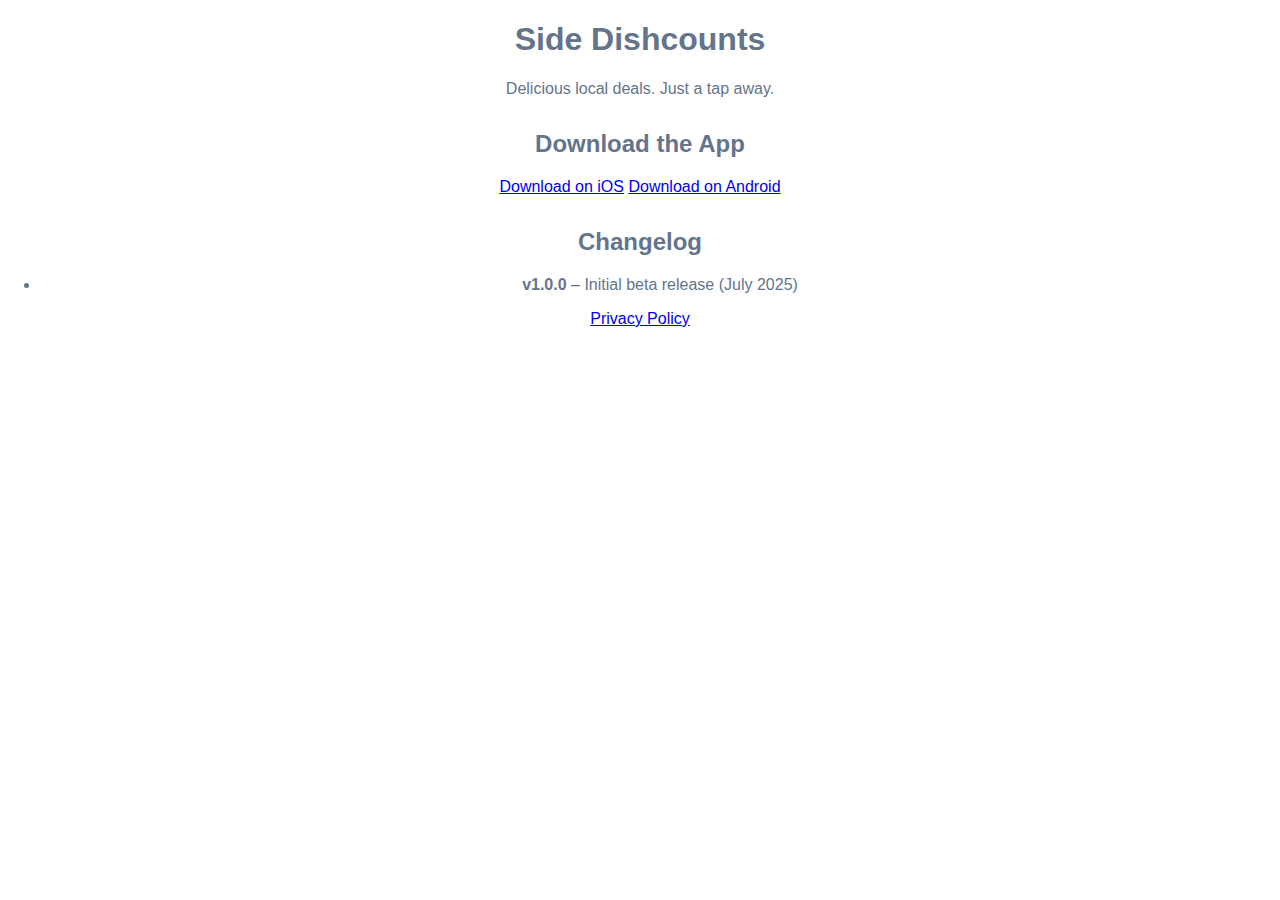
<file: index.html>
<!DOCTYPE html>
<html lang="en">
<head>
  <meta charset="UTF-8" />
  <meta name="viewport" content="width=device-width, initial-scale=1.0"/>
  <title>Side Dishcounts</title>
  <link rel="stylesheet" href="assets/style.css" />
</head>
<body>
  <header>
    <h1>Side Dishcounts</h1>
    <p>Delicious local deals. Just a tap away.</p>
  </header>

  <main>
    <section class="downloads">
      <h2>Download the App</h2>
      <a href="https://apps.apple.com/us/app/side-dishcounts/idYOUR_APP_ID" class="button">Download on iOS</a>
      <a href="https://play.google.com/store/apps/details?id=your.package.name" class="button">Download on Android</a>
    </section>

    <section class="changelog">
      <h2>Changelog</h2>
      <ul>
        <li><strong>v1.0.0</strong> – Initial beta release (July 2025)</li>
      </ul>
    </section>

    <footer>
      <a href="privacy.html">Privacy Policy</a>
    </footer>
  </main>
</body>
</html>
</file>
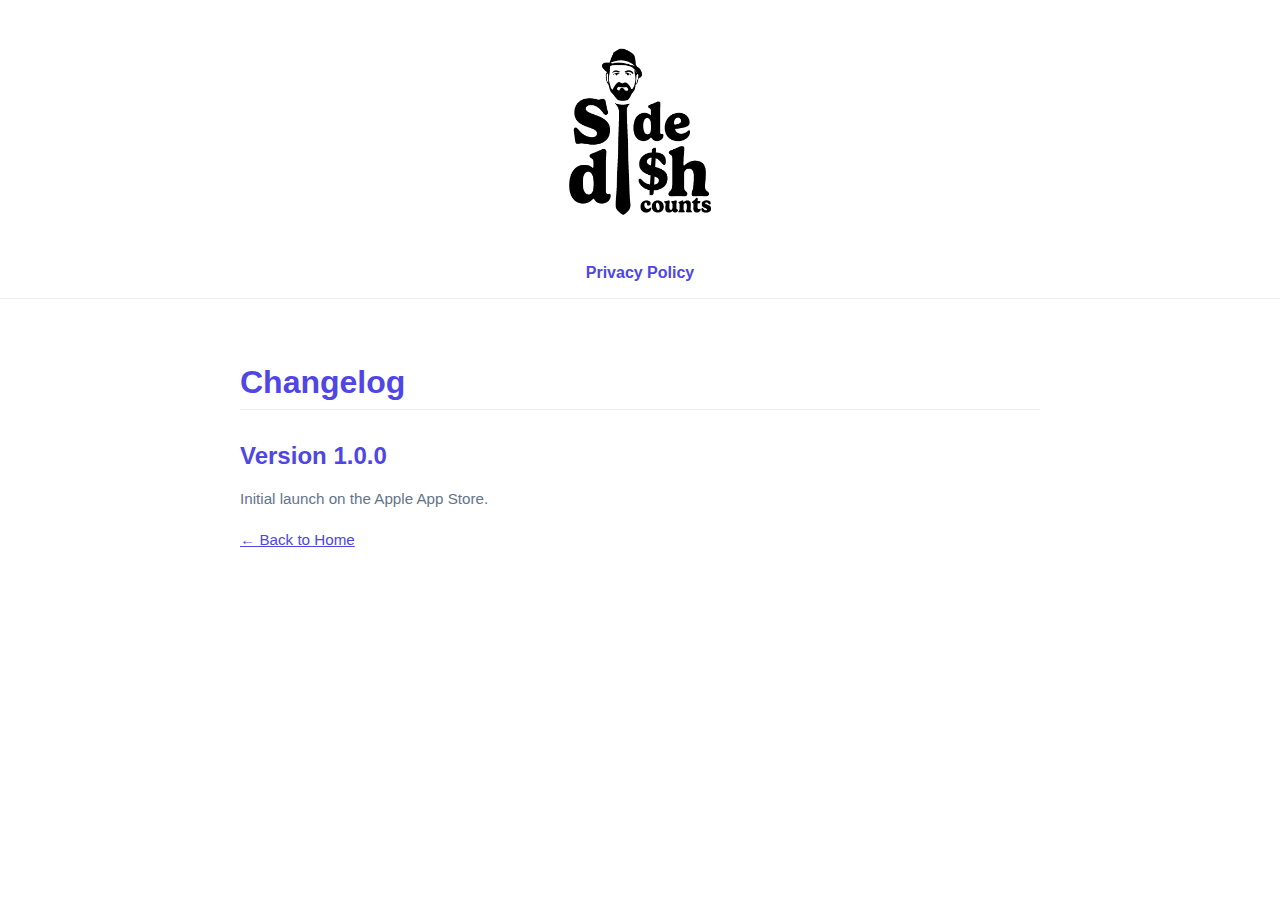
<file: changelog.html>
<!DOCTYPE html>
<html lang="en">
<head>
  <meta charset="UTF-8" />
  <meta name="viewport" content="width=device-width, initial-scale=1.0"/>
  <title>Side Dishcounts</title>
  <link rel="stylesheet" href="assets/style.css" />
</head>
<body>
  <header>
        <img src="assets/dishcountsLogo.png" alt="Side Dishcounts Logo" class="logo"/>
    <nav>
<a href="privacy.html">Privacy Policy</a>
    </nav>
  </header>

  <main class="privacy">
  <h1>Changelog</h1>

  <section>
    <h2>Version 1.0.0</h2>
    <p>Initial launch on the Apple App Store.</p>
  </section>

  <p><a href="index.html">← Back to Home</a></p>
</main>
</body>
</html>
</file>
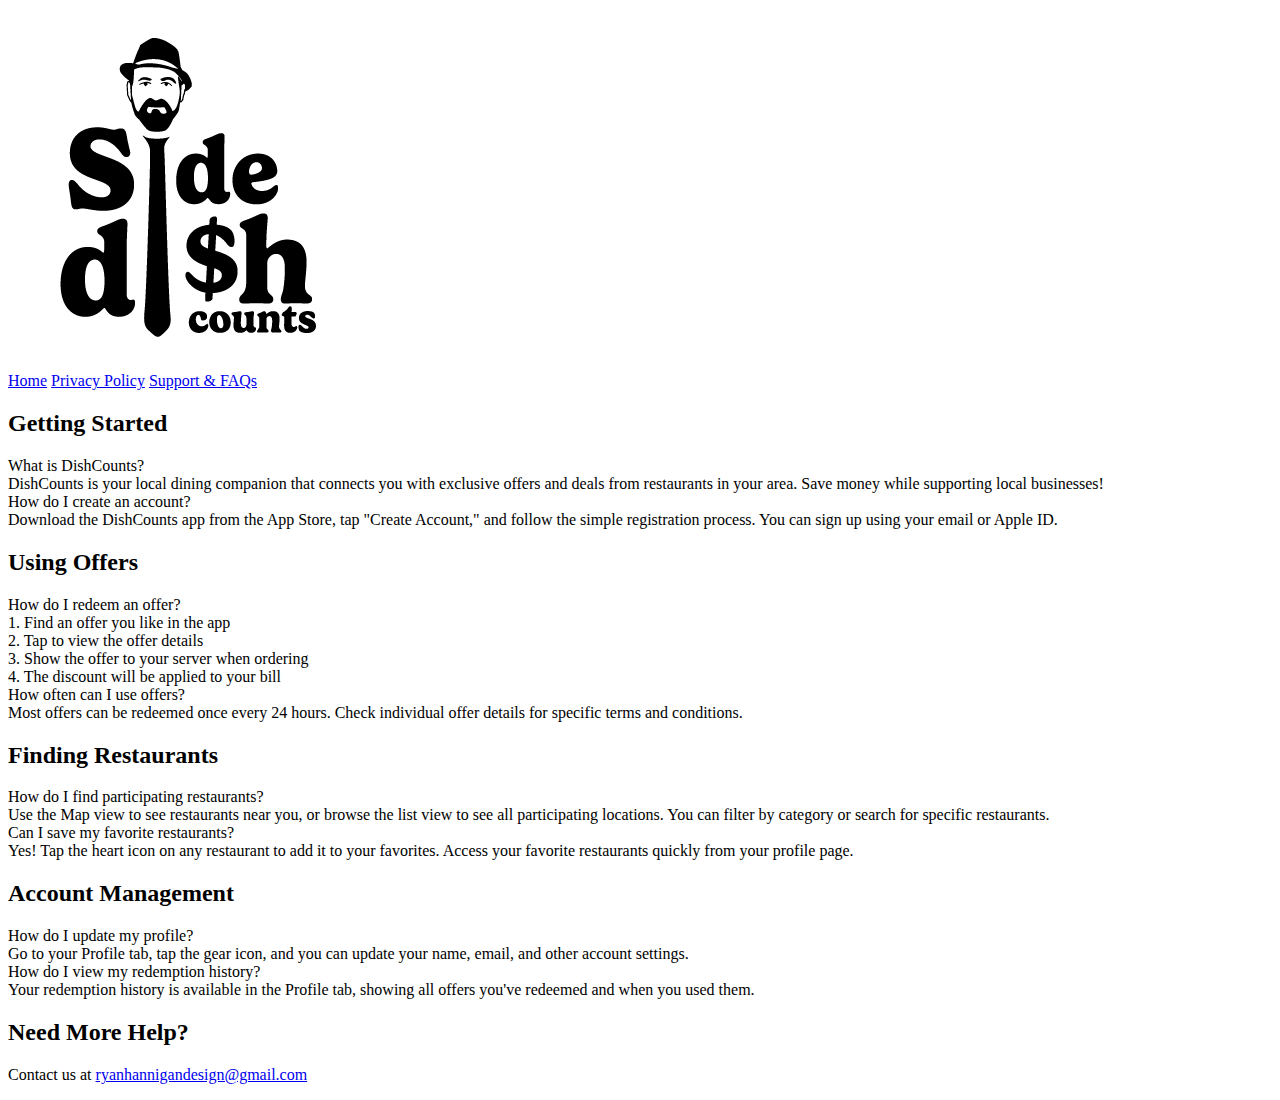
<file: help.html>
<!DOCTYPE html>
<html lang="en">
<head>
    <meta charset="UTF-8">
    <meta name="viewport" content="width=device-width, initial-scale=1.0">
    <title>DishCounts Help Center</title>
    
</head>
<body>
    <header>
        <img href="index.html" src="assets/dishcountsLogo.png" alt="Side Dishcounts Logo" class="logo"/>
    <nav>
      <a href="index.html">Home</a>
<a href="privacy.html">Privacy Policy</a>
      <a href="help.html">Support & FAQs</a>
    </nav>
  </header>

    <div class="section">
        <h2>Getting Started</h2>
        <div class="question">What is DishCounts?</div>
        <div class="answer">
            DishCounts is your local dining companion that connects you with exclusive offers and deals from restaurants in your area. Save money while supporting local businesses!
        </div>

        <div class="question">How do I create an account?</div>
        <div class="answer">
            Download the DishCounts app from the App Store, tap "Create Account," and follow the simple registration process. You can sign up using your email or Apple ID.
        </div>
    </div>

    <div class="section">
        <h2>Using Offers</h2>
        <div class="question">How do I redeem an offer?</div>
        <div class="answer">
            1. Find an offer you like in the app<br>
            2. Tap to view the offer details<br>
            3. Show the offer to your server when ordering<br>
            4. The discount will be applied to your bill
        </div>

        <div class="question">How often can I use offers?</div>
        <div class="answer">
            Most offers can be redeemed once every 24 hours. Check individual offer details for specific terms and conditions.
        </div>
    </div>

    <div class="section">
        <h2>Finding Restaurants</h2>
        <div class="question">How do I find participating restaurants?</div>
        <div class="answer">
            Use the Map view to see restaurants near you, or browse the list view to see all participating locations. You can filter by category or search for specific restaurants.
        </div>

        <div class="question">Can I save my favorite restaurants?</div>
        <div class="answer">
            Yes! Tap the heart icon on any restaurant to add it to your favorites. Access your favorite restaurants quickly from your profile page.
        </div>
    </div>

    <div class="section">
        <h2>Account Management</h2>
        <div class="question">How do I update my profile?</div>
        <div class="answer">
            Go to your Profile tab, tap the gear icon, and you can update your name, email, and other account settings.
        </div>

        <div class="question">How do I view my redemption history?</div>
        <div class="answer">
            Your redemption history is available in the Profile tab, showing all offers you've redeemed and when you used them.
        </div>
    </div>

    <div class="contact">
        <h2>Need More Help?</h2>
        <p>Contact us at <a href='&#109;a&#105;l&#116;o&#58;ry&#97;nha&#37;6E%&#54;Ei&#103;an&#100;esig&#110;&#64;&#103;m%61%69&#37;&#54;&#67;&#46;com'>r&#121;a&#110;ha&#110;nigandesig&#110;&#64;gmai&#108;&#46;com</a></p>
    </div>
</body>
</html>
</file>
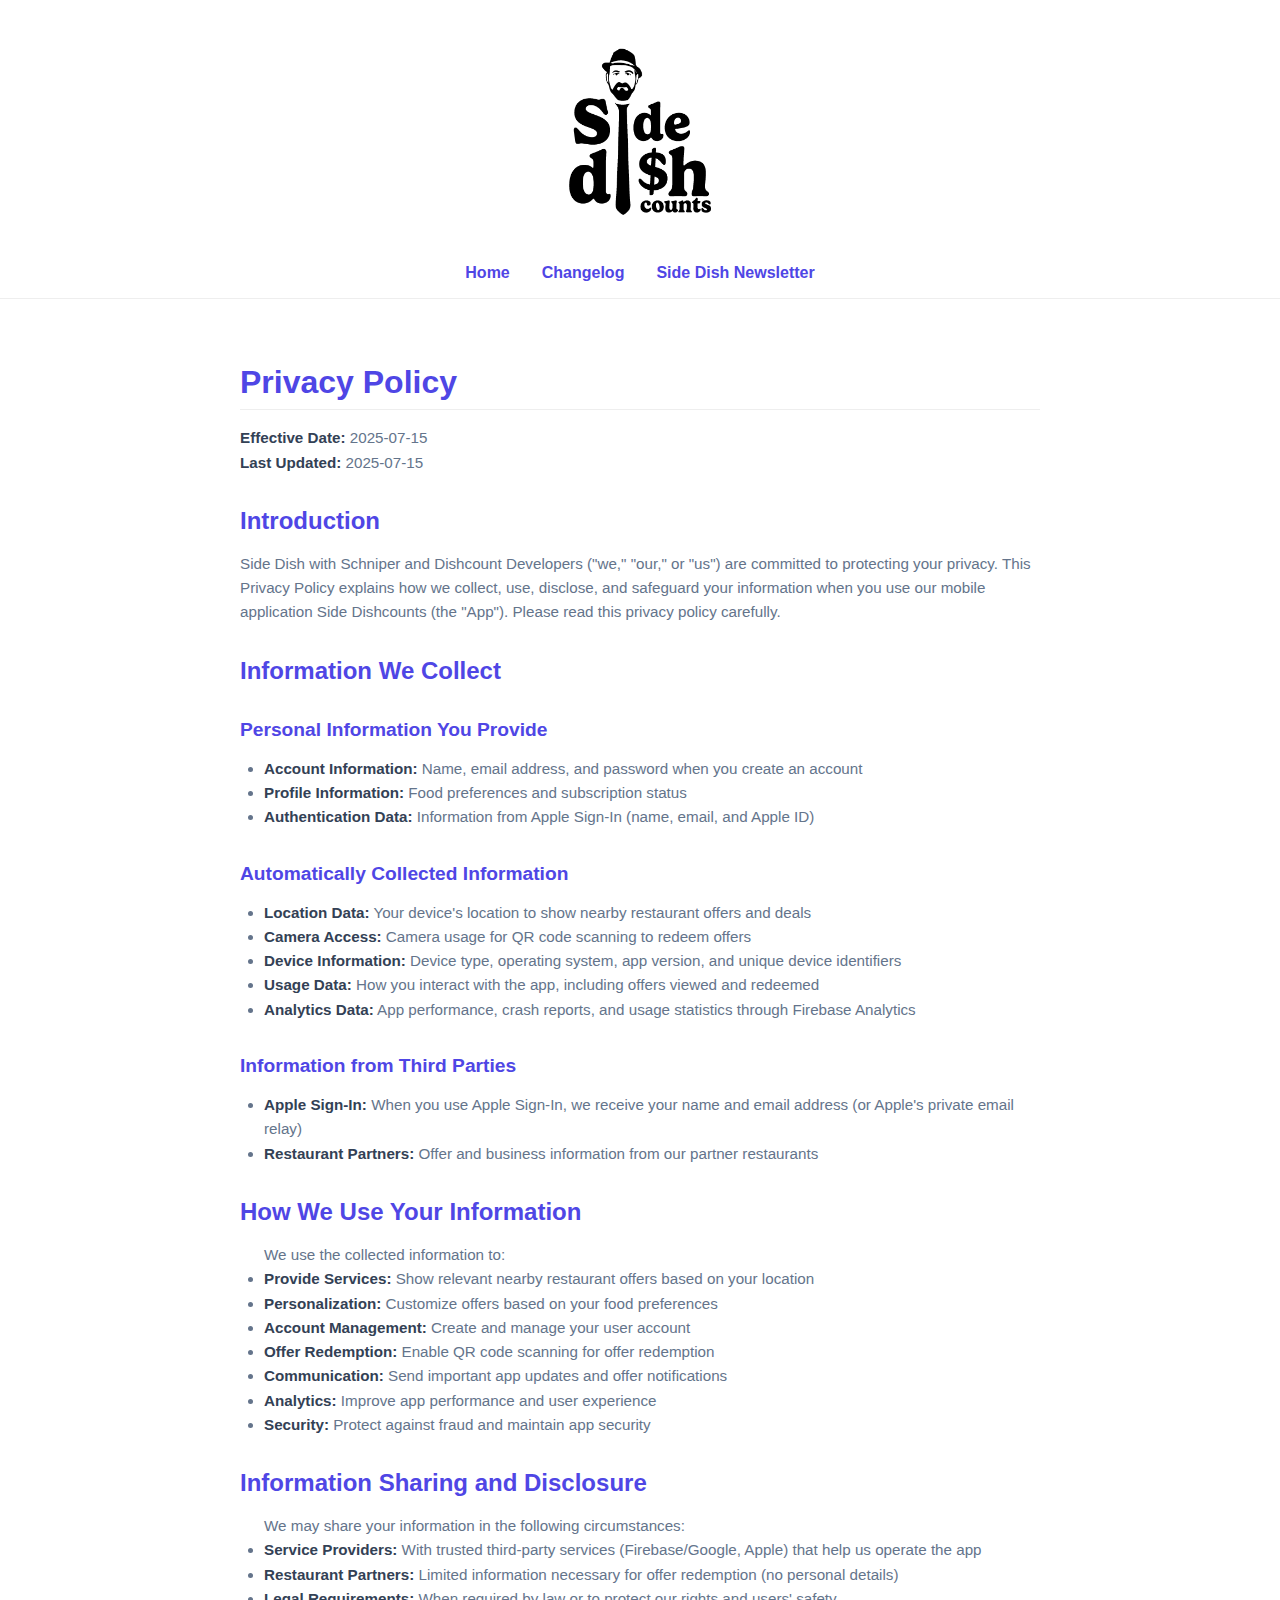
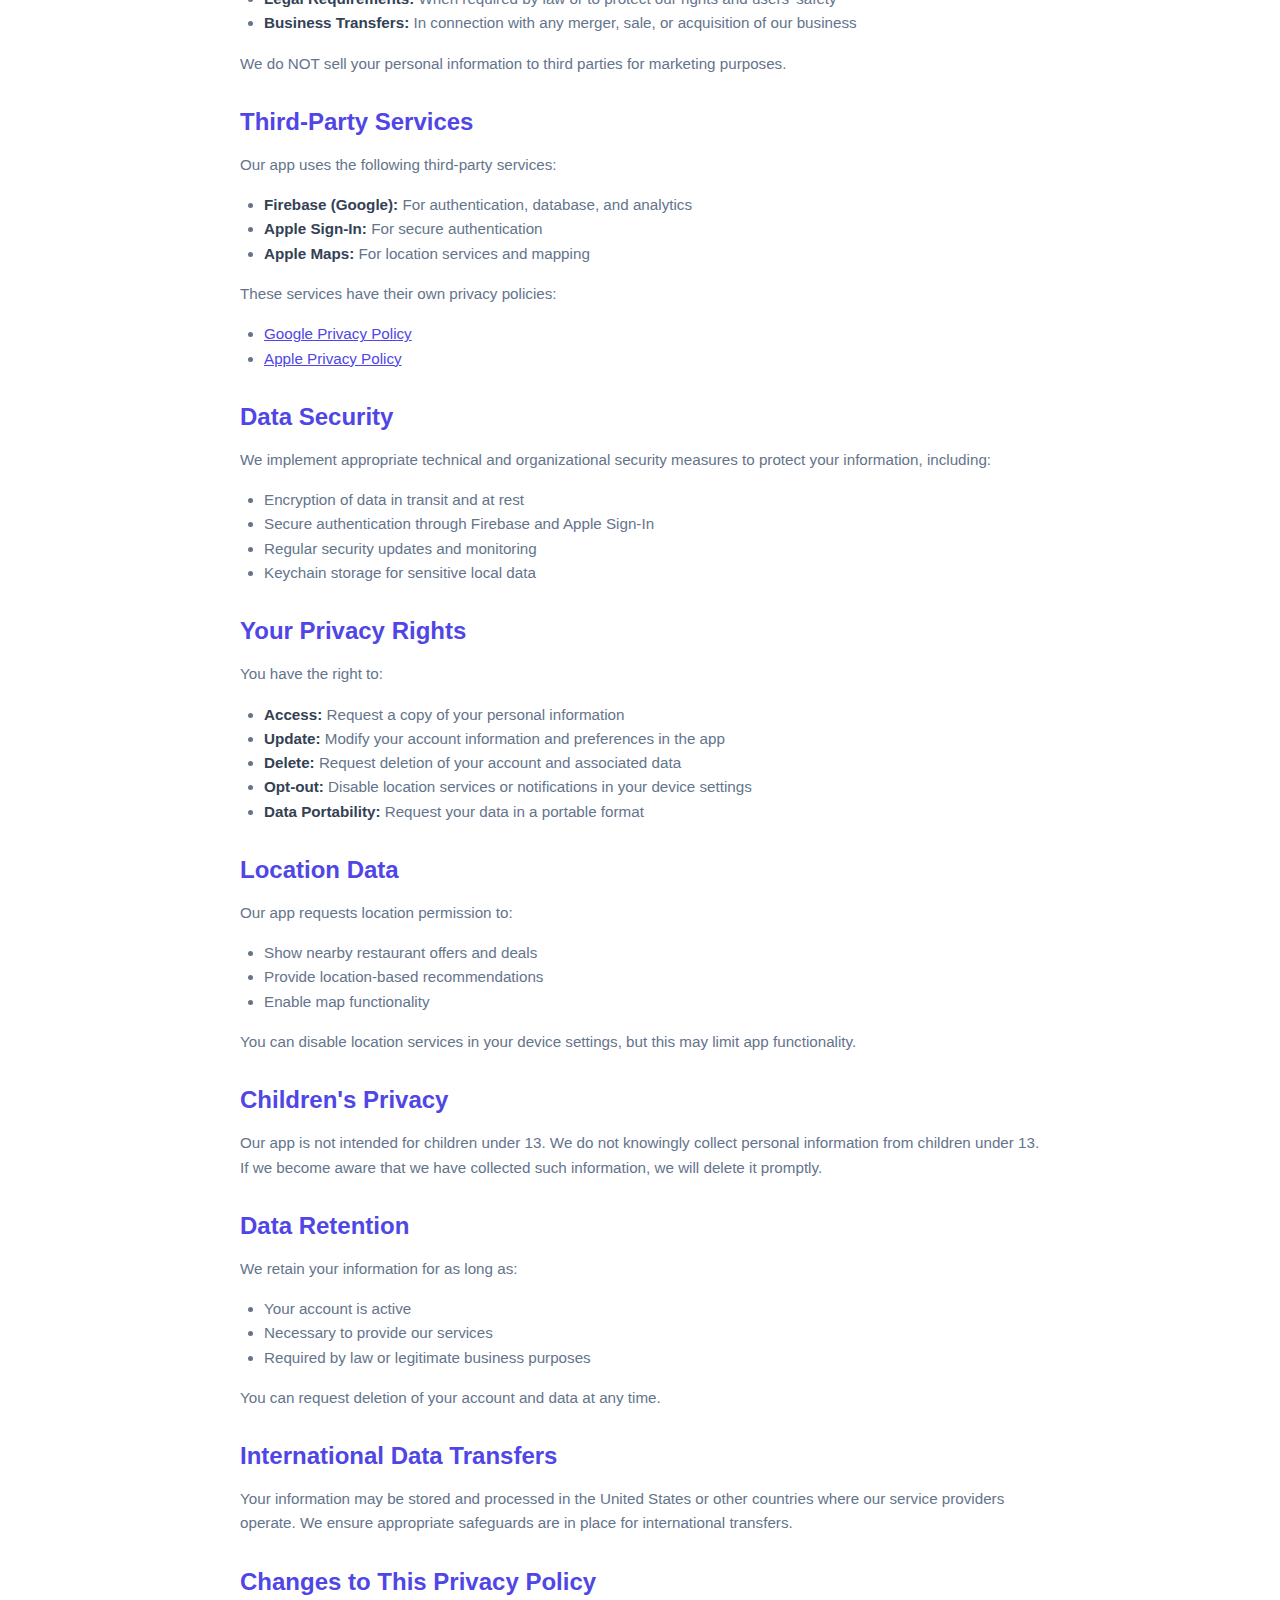
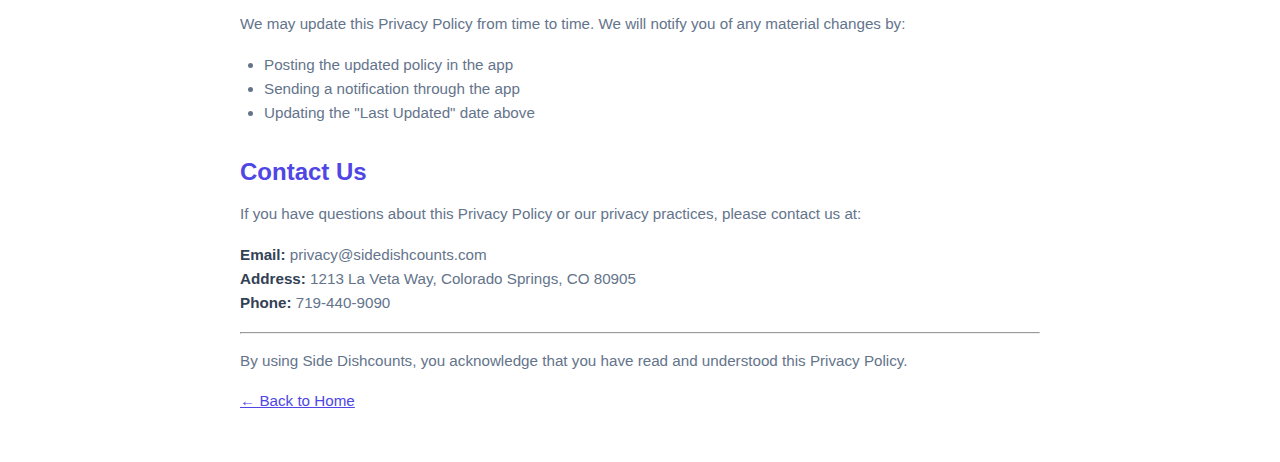
<file: privacy.html>
<!DOCTYPE html>
<html lang="en">
<head>
  <meta charset="UTF-8"/>
  <meta name="viewport" content="width=device-width, initial-scale=1.0"/>
  <title>Privacy Policy – Side Dishcounts</title>
  <link rel="stylesheet" href="assets/style.css" />
</head>
<body>
   <header>
         <img src="assets/dishcountsLogo.png" alt="Side Dishcounts Logo" class="logo"/>

    <nav>
      <a href="index.html">Home</a>
<a href="changelog.html">Changelog</a>      <a href="https://www.sidedishschniper.com">Side Dish Newsletter</a>
    </nav>
  </header>
  <main class="privacy">
    <h1>Privacy Policy</h1>

<p><strong>Effective Date:</strong> 2025-07-15<br />
<strong>Last Updated:</strong> 2025-07-15</p>

<h2>Introduction</h2>

<p>Side Dish with Schniper and Dishcount Developers ("we," "our," or "us") are committed to protecting your privacy. This Privacy Policy explains how we collect, use, disclose, and safeguard your information when you use our mobile application Side Dishcounts (the "App"). Please read this privacy policy carefully.</p>

<h2>Information We Collect</h2>

<h3>Personal Information You Provide</h3>

<ul>
<li><strong>Account Information:</strong> Name, email address, and password when you create an account</li>
<li><strong>Profile Information:</strong> Food preferences and subscription status</li>
<li><strong>Authentication Data:</strong> Information from Apple Sign-In (name, email, and Apple ID)</li>
</ul>

<h3>Automatically Collected Information</h3>

<ul>
<li><strong>Location Data:</strong> Your device's location to show nearby restaurant offers and deals</li>
<li><strong>Camera Access:</strong> Camera usage for QR code scanning to redeem offers</li>
<li><strong>Device Information:</strong> Device type, operating system, app version, and unique device identifiers</li>
<li><strong>Usage Data:</strong> How you interact with the app, including offers viewed and redeemed</li>
<li><strong>Analytics Data:</strong> App performance, crash reports, and usage statistics through Firebase Analytics</li>
</ul>

<h3>Information from Third Parties</h3>

<ul>
<li><strong>Apple Sign-In:</strong> When you use Apple Sign-In, we receive your name and email address (or Apple's private email relay)</li>
<li><strong>Restaurant Partners:</strong> Offer and business information from our partner restaurants</li>
</ul>

<h2>How We Use Your Information</h2>

<ul>We use the collected information to:
<li> <strong>Provide Services:</strong> Show relevant nearby restaurant offers based on your location</li>
<li> <strong>Personalization:</strong> Customize offers based on your food preferences</li>
<li> <strong>Account Management:</strong> Create and manage your user account</li>
<li> <strong>Offer Redemption:</strong> Enable QR code scanning for offer redemption</li>
<li> <strong>Communication:</strong> Send important app updates and offer notifications</li>
<li> <strong>Analytics:</strong> Improve app performance and user experience</li>
<li> <strong>Security:</strong> Protect against fraud and maintain app security</li></ul>

<h2>Information Sharing and Disclosure</h2>

<ul>We may share your information in the following circumstances:
<li> <strong>Service Providers:</strong> With trusted third-party services (Firebase/Google, Apple) that help us operate the app</li>
<li> <strong>Restaurant Partners:</strong> Limited information necessary for offer redemption (no personal details)</li>
<li> <strong>Legal Requirements:</strong> When required by law or to protect our rights and users' safety</li>
<li> <strong>Business Transfers:</strong> In connection with any merger, sale, or acquisition of our business</li></ul>

<p>We do NOT sell your personal information to third parties for marketing purposes.</p>

<h2>Third-Party Services</h2>

<p>Our app uses the following third-party services:</p>
<ul>
  <li><strong>Firebase (Google):</strong> For authentication, database, and analytics</li>
  <li><strong>Apple Sign-In:</strong> For secure authentication</li>
  <li><strong>Apple Maps:</strong> For location services and mapping</li>
</ul>

<p>These services have their own privacy policies:</p>
<ul>
  <li><a href="https://policies.google.com/privacy">Google Privacy Policy</a></li>
  <li><a href="https://www.apple.com/privacy/">Apple Privacy Policy</a></li>
</ul>

<h2>Data Security</h2>
<p>We implement appropriate technical and organizational security measures to protect your information, including:</p>
<ul>
  <li>Encryption of data in transit and at rest</li>
  <li>Secure authentication through Firebase and Apple Sign-In</li>
  <li>Regular security updates and monitoring</li>
  <li>Keychain storage for sensitive local data</li>
</ul>

<h2>Your Privacy Rights</h2>
<p>You have the right to:</p>
<ul>
  <li><strong>Access:</strong> Request a copy of your personal information</li>
  <li><strong>Update:</strong> Modify your account information and preferences in the app</li>
  <li><strong>Delete:</strong> Request deletion of your account and associated data</li>
  <li><strong>Opt-out:</strong> Disable location services or notifications in your device settings</li>
  <li><strong>Data Portability:</strong> Request your data in a portable format</li>
</ul>

<h2>Location Data</h2>
<p>Our app requests location permission to:</p>
<ul>
  <li>Show nearby restaurant offers and deals</li>
  <li>Provide location-based recommendations</li>
  <li>Enable map functionality</li>
</ul>

<p>You can disable location services in your device settings, but this may limit app functionality.</p>

<h2>Children's Privacy</h2>

<p>Our app is not intended for children under 13. We do not knowingly collect personal information from children under 13. If we become aware that we have collected such information, we will delete it promptly.</p>

<h2>Data Retention</h2>

<p>We retain your information for as long as:</p>
<ul>
  <li>Your account is active</li>
  <li>Necessary to provide our services</li>
  <li>Required by law or legitimate business purposes</li>
</ul>

<p>You can request deletion of your account and data at any time.</p>

<h2>International Data Transfers</h2>
<p>Your information may be stored and processed in the United States or other countries where our service providers operate. We ensure appropriate safeguards are in place for international transfers.</p>

<h2>Changes to This Privacy Policy</h2>
<p>We may update this Privacy Policy from time to time. We will notify you of any material changes by:</p>
<ul>
  <li>Posting the updated policy in the app</li>
  <li>Sending a notification through the app</li>
  <li>Updating the "Last Updated" date above</li>
</ul>

<h2>Contact Us</h2>

<p>If you have questions about this Privacy Policy or our privacy practices, please contact us at:</p>

<p><strong>Email:</strong> privacy@sidedishcounts.com<br />
<strong>Address:</strong> 1213 La Veta Way, Colorado Springs, CO 80905<br />
<strong>Phone:</strong> 719-440-9090</p>

<hr />

<p>By using Side Dishcounts, you acknowledge that you have read and understood this Privacy Policy. </p>

    <p><a href="index.html">← Back to Home</a></p>
  </main>
</body>
</html>
</file>
<file: assets/style.css>
body {
  margin: 0;
  padding: 0;
  font-family: 'Open Sans', sans-serif;
  background: #ffffff;
  color: #64748B;
  text-align: center;
}

nav {
  display: flex;
  justify-content: center;
  gap: 2rem;
  background-color: #fff;
  padding: 1rem;
  border-bottom: 1px solid #eee;
  position: sticky;
  top: 0;
  z-index: 100;
}

nav a {
  text-decoration: none;
  color: #4F46E5;
  font-weight: 600;
}

.logo {
  max-width: 200px;
  margin: 2rem auto 1rem;
  display: block;
}

.hero {
  padding: 1rem 2rem;
}

.hero h1 {
  font-size: 2.5rem;
  color: #4F46E5;
}

.hero p {
  font-size: 1.1rem;
  max-width: 600px;
  margin: 1rem auto;
}

.screenshots {
  display: flex;
  justify-content: center;
  gap: 1rem;
  flex-wrap: wrap;
  padding: 2rem 1rem;
}

.screenshots img {
  width: 200px;
  height: auto;
  border-radius: 12px;
  box-shadow: 0 4px 12px rgba(0,0,0,0.08);
}

.downloads {
  margin: 2rem 0;
}

.download-button {
  display: inline-block;
  margin: 1rem;
  padding: 0.75rem 1.5rem;
  border-radius: 8px;
  font-weight: bold;
  text-decoration: none;
  color: white;
}

.ios {
   background: #ffffff;
}

.android {
  background: #ffffff;
}

/* Privacy Policy Styling */
.privacy {
  max-width: 800px;
  margin: 0 auto;
  padding: 2rem 1.5rem;
  text-align: left;
  font-size: 0.95rem;
  line-height: 1.6;
  color: #64748B;
}

.privacy h1, .privacy h2, .privacy h3 {
  color: #4F46E5;
  margin-top: 2rem;
  margin-bottom: 1rem;
  line-height: 1.2;
}

.privacy h1 {
  font-size: 2rem;
  border-bottom: 1px solid #eee;
  padding-bottom: 0.5rem;
}

.privacy h2 {
  font-size: 1.5rem;
}

.privacy h3 {
  font-size: 1.2rem;
}

.privacy p {
  margin-bottom: 1rem;
}

.privacy ul {
  margin: 1rem 0;
  padding-left: 1.5rem;
  list-style-type: disc;
}

.privacy a {
  color: #4F46E5;
  text-decoration: underline;
}

.privacy strong {
  color: #334155;
}
</file>
